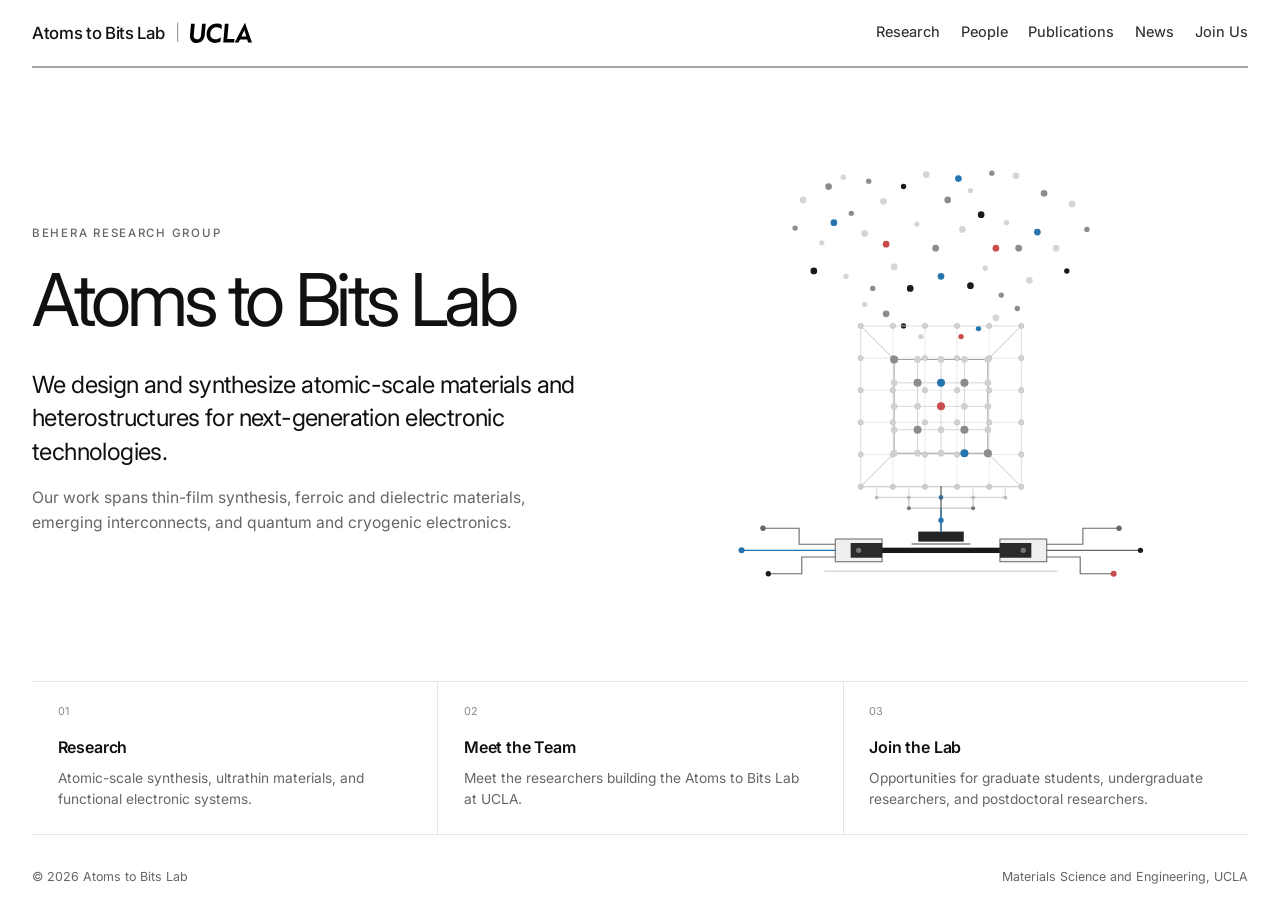
<file: index.html>
<!doctype html>
<html lang="en">
<head>
  <meta charset="utf-8">
  <meta name="viewport" content="width=device-width, initial-scale=1">
  <title>Atoms to Bits Lab | UCLA</title>
  <meta name="description" content="The Behera Research Group at UCLA designs and synthesizes atomic-scale materials and heterostructures for next-generation electronic technologies.">
  <meta property="og:title" content="Atoms to Bits Lab | UCLA">
  <meta property="og:description" content="Atomic-scale materials and heterostructures for next-generation electronic technologies.">
  <meta property="og:type" content="website"><meta property="og:site_name" content="Atoms to Bits Lab | UCLA">
  <link rel="preconnect" href="https://fonts.googleapis.com"><link rel="preconnect" href="https://fonts.gstatic.com" crossorigin>
  <link href="https://fonts.googleapis.com/css2?family=Inter:wght@400;500;600&display=swap" rel="stylesheet"><link rel="stylesheet" href="assets/style.css?v=20261122-12"><link rel="icon" href="assets/favicon.svg" type="image/svg+xml">
</head>
<body>
  <a class="skip-link" href="#main-content">Skip to content</a>
  <div class="site-shell">
    <header class="topbar">
      <a class="brand" href="index.html" aria-label="Atoms to Bits Lab home"><span class="brand-name">Atoms to Bits Lab</span><span class="brand-divider" aria-hidden="true">|</span><img class="ucla-logo" src="assets/logo_UCLA_black.svg" alt="UCLA" width="63" height="21"></a>
      <nav class="nav" aria-label="Primary navigation"><a href="research.html">Research</a><a href="people.html">People</a><a href="publications.html">Publications</a><a href="news.html">News</a><a href="join.html">Join Us</a></nav>
    </header>
    <main id="main-content">
      <section class="hero" aria-labelledby="home-heading">
        <div class="hero-copy"><p class="eyebrow">Behera Research Group</p><h1 id="home-heading">Atoms to Bits Lab</h1><p class="hero-lead">We design and synthesize atomic-scale materials and heterostructures for next-generation electronic technologies.</p><p class="hero-support">Our work spans thin-film synthesis, ferroic and dielectric materials, emerging interconnects, and quantum and cryogenic electronics.</p></div>
        <figure class="hero-visual"><img src="assets/lattice.svg?v=20261108-3" alt="" width="680" height="700"></figure>
      </section>
      <section class="home-links" aria-label="Explore the lab">
        <a class="home-link" href="research.html"><span class="home-link-index" aria-hidden="true">01</span><h2>Research</h2><p>Atomic-scale synthesis, ultrathin materials, and functional electronic systems.</p></a>
        <a class="home-link" href="people.html"><span class="home-link-index" aria-hidden="true">02</span><h2>Meet the Team</h2><p>Meet the researchers building the Atoms to Bits Lab at UCLA.</p></a>
        <a class="home-link" href="join.html"><span class="home-link-index" aria-hidden="true">03</span><h2>Join the Lab</h2><p>Opportunities for graduate students, undergraduate researchers, and postdoctoral researchers.</p></a>
      </section>
    </main>
    <footer class="site-footer"><p>© 2026 Atoms to Bits Lab</p><p>Materials Science and Engineering, UCLA</p></footer>
  </div>
</body>
</html>
</file>
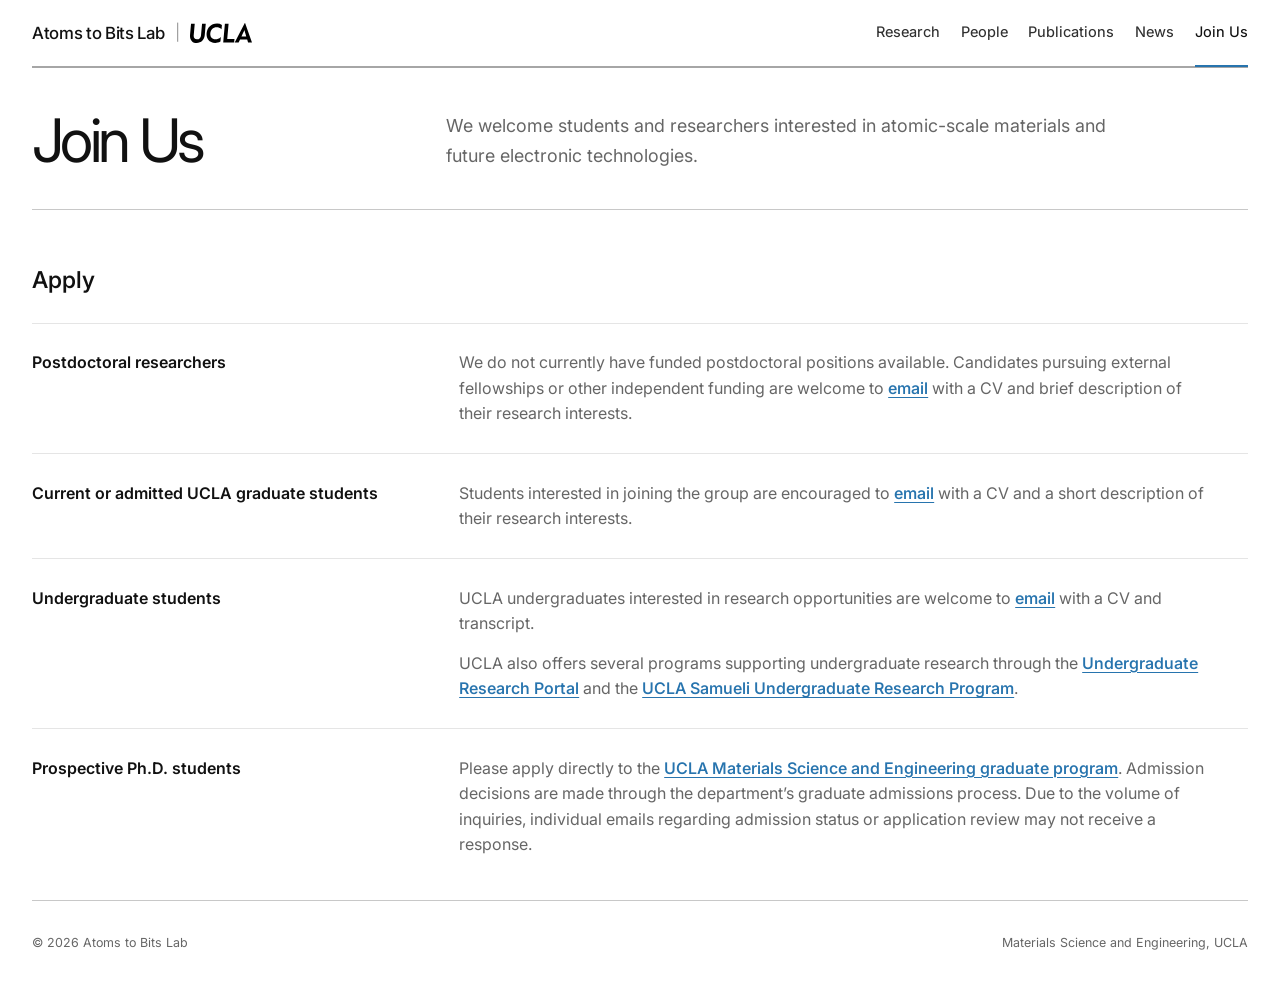
<file: join.html>
<!doctype html>
<html lang="en"><head>
  <meta charset="utf-8"><meta name="viewport" content="width=device-width, initial-scale=1"><title>Join Us | Atoms to Bits Lab</title><meta name="description" content="Opportunities for Ph.D. students, postdoctoral researchers, and undergraduate researchers in the Behera Research Group at UCLA.">
  <meta property="og:title" content="Join Us | Atoms to Bits Lab"><meta property="og:description" content="Research opportunities with the Behera Research Group at UCLA."><meta property="og:type" content="website"><meta property="og:site_name" content="Atoms to Bits Lab | UCLA">
  <link rel="preconnect" href="https://fonts.googleapis.com"><link rel="preconnect" href="https://fonts.gstatic.com" crossorigin><link href="https://fonts.googleapis.com/css2?family=Inter:wght@400;500;600&display=swap" rel="stylesheet"><link rel="stylesheet" href="assets/style.css?v=20261122-12"><link rel="icon" href="assets/favicon.svg" type="image/svg+xml">
</head><body>
  <a class="skip-link" href="#main-content">Skip to content</a><div class="site-shell">
    <header class="topbar"><a class="brand" href="index.html" aria-label="Atoms to Bits Lab home"><span class="brand-name">Atoms to Bits Lab</span><span class="brand-divider" aria-hidden="true">|</span><img class="ucla-logo" src="assets/logo_UCLA_black.svg" alt="UCLA" width="63" height="21"></a><nav class="nav" aria-label="Primary navigation"><a href="research.html">Research</a><a href="people.html">People</a><a href="publications.html">Publications</a><a href="news.html">News</a><a href="join.html" aria-current="page">Join Us</a></nav></header>
    <main id="main-content">
      <header class="page-header"><div><h1>Join Us</h1></div><p class="page-intro">We welcome students and researchers interested in atomic-scale materials and future electronic technologies.</p></header>
      <section class="join-apply" aria-labelledby="apply-heading">
        <h2 id="apply-heading">Apply</h2>
        <article class="join-opportunity"><h3>Postdoctoral researchers</h3><p>We do not currently have funded postdoctoral positions available. Candidates pursuing external fellowships or other independent funding are welcome to <a href="mailto:pbehera@seas.ucla.edu">email</a> with a CV and brief description of their research interests.</p></article>
        <article class="join-opportunity"><h3>Current or admitted UCLA graduate students</h3><p>Students interested in joining the group are encouraged to <a href="mailto:pbehera@seas.ucla.edu">email</a> with a CV and a short description of their research interests.</p></article>
        <article class="join-opportunity"><h3>Undergraduate students</h3><div><p>UCLA undergraduates interested in research opportunities are welcome to <a href="mailto:pbehera@seas.ucla.edu">email</a> with a CV and transcript.</p><p>UCLA also offers several programs supporting undergraduate research through the <a href="https://ugresearch.ucla.edu/">Undergraduate Research Portal</a> and the <a href="https://www.seasoasa.ucla.edu/urp/">UCLA Samueli Undergraduate Research Program</a>.</p></div></article>
        <article class="join-opportunity"><h3>Prospective Ph.D. students</h3><p>Please apply directly to the <a href="https://www.mse.ucla.edu/graduate-admissions/">UCLA Materials Science and Engineering graduate program</a>. Admission decisions are made through the department’s graduate admissions process. Due to the volume of inquiries, individual emails regarding admission status or application review may not receive a response.</p></article>
      </section>
    </main><footer class="site-footer"><p>© 2026 Atoms to Bits Lab</p><p>Materials Science and Engineering, UCLA</p></footer>
  </div>
</body></html>
</file>
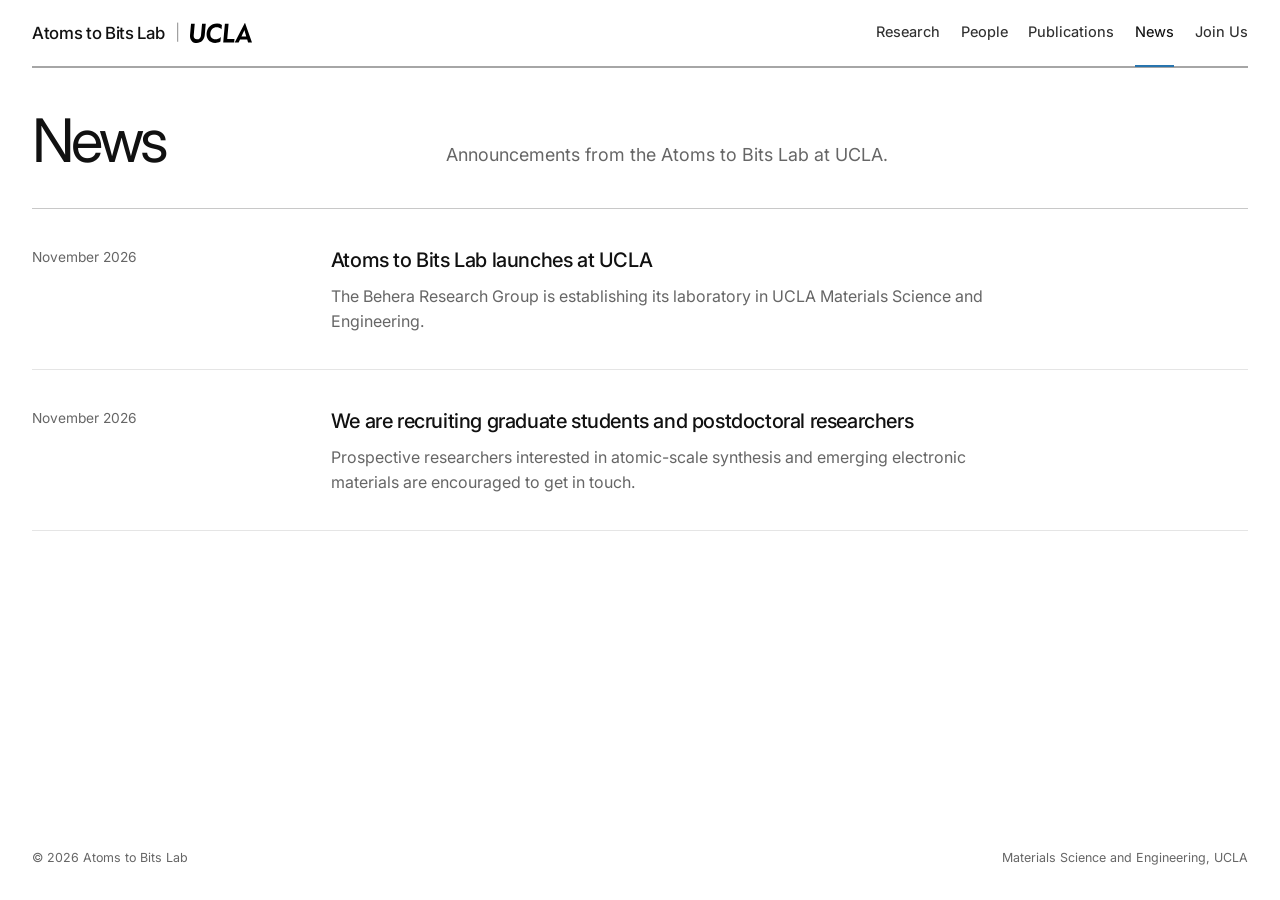
<file: news.html>
<!doctype html>
<html lang="en"><head>
  <meta charset="utf-8"><meta name="viewport" content="width=device-width, initial-scale=1"><title>News | Atoms to Bits Lab</title><meta name="description" content="News and updates from the Behera Research Group at UCLA.">
  <meta property="og:title" content="News | Atoms to Bits Lab"><meta property="og:description" content="Updates from the Behera Research Group at UCLA."><meta property="og:type" content="website"><meta property="og:site_name" content="Atoms to Bits Lab | UCLA">
  <link rel="preconnect" href="https://fonts.googleapis.com"><link rel="preconnect" href="https://fonts.gstatic.com" crossorigin><link href="https://fonts.googleapis.com/css2?family=Inter:wght@400;500;600&display=swap" rel="stylesheet"><link rel="stylesheet" href="assets/style.css?v=20261122-12"><link rel="icon" href="assets/favicon.svg" type="image/svg+xml">
</head><body>
  <a class="skip-link" href="#main-content">Skip to content</a><div class="site-shell">
    <header class="topbar"><a class="brand" href="index.html" aria-label="Atoms to Bits Lab home"><span class="brand-name">Atoms to Bits Lab</span><span class="brand-divider" aria-hidden="true">|</span><img class="ucla-logo" src="assets/logo_UCLA_black.svg" alt="UCLA" width="63" height="21"></a><nav class="nav" aria-label="Primary navigation"><a href="research.html">Research</a><a href="people.html">People</a><a href="publications.html">Publications</a><a href="news.html" aria-current="page">News</a><a href="join.html">Join Us</a></nav></header>
    <main id="main-content"><header class="page-header"><div><h1>News</h1></div><p class="page-intro">Announcements from the Atoms to Bits Lab at UCLA.</p></header><div class="news-root" data-news><p class="loading" role="status">Loading news…</p></div><noscript><p class="data-error">JavaScript is required to display news from its editable data file.</p></noscript></main>
    <footer class="site-footer"><p>© 2026 Atoms to Bits Lab</p><p>Materials Science and Engineering, UCLA</p></footer>
  </div><script src="assets/site.js?v=20261121-6" defer></script>
</body></html>
</file>
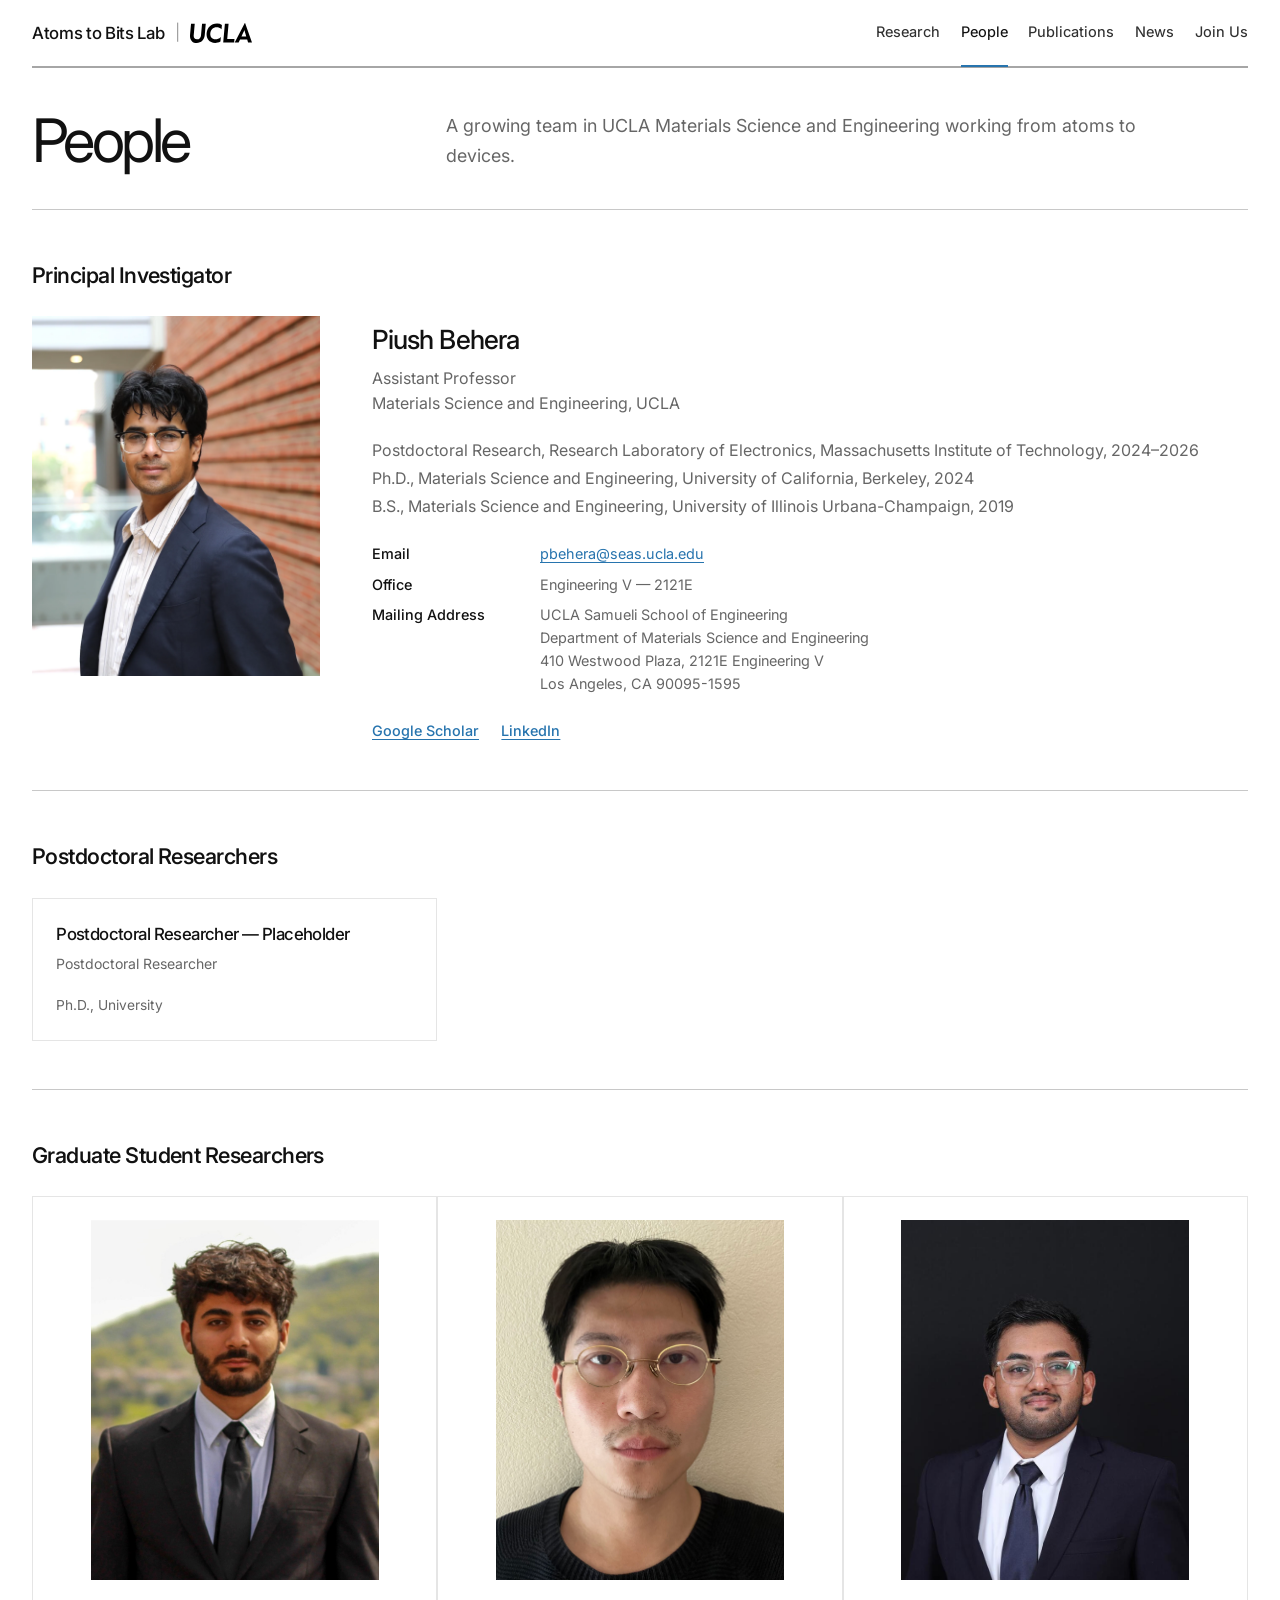
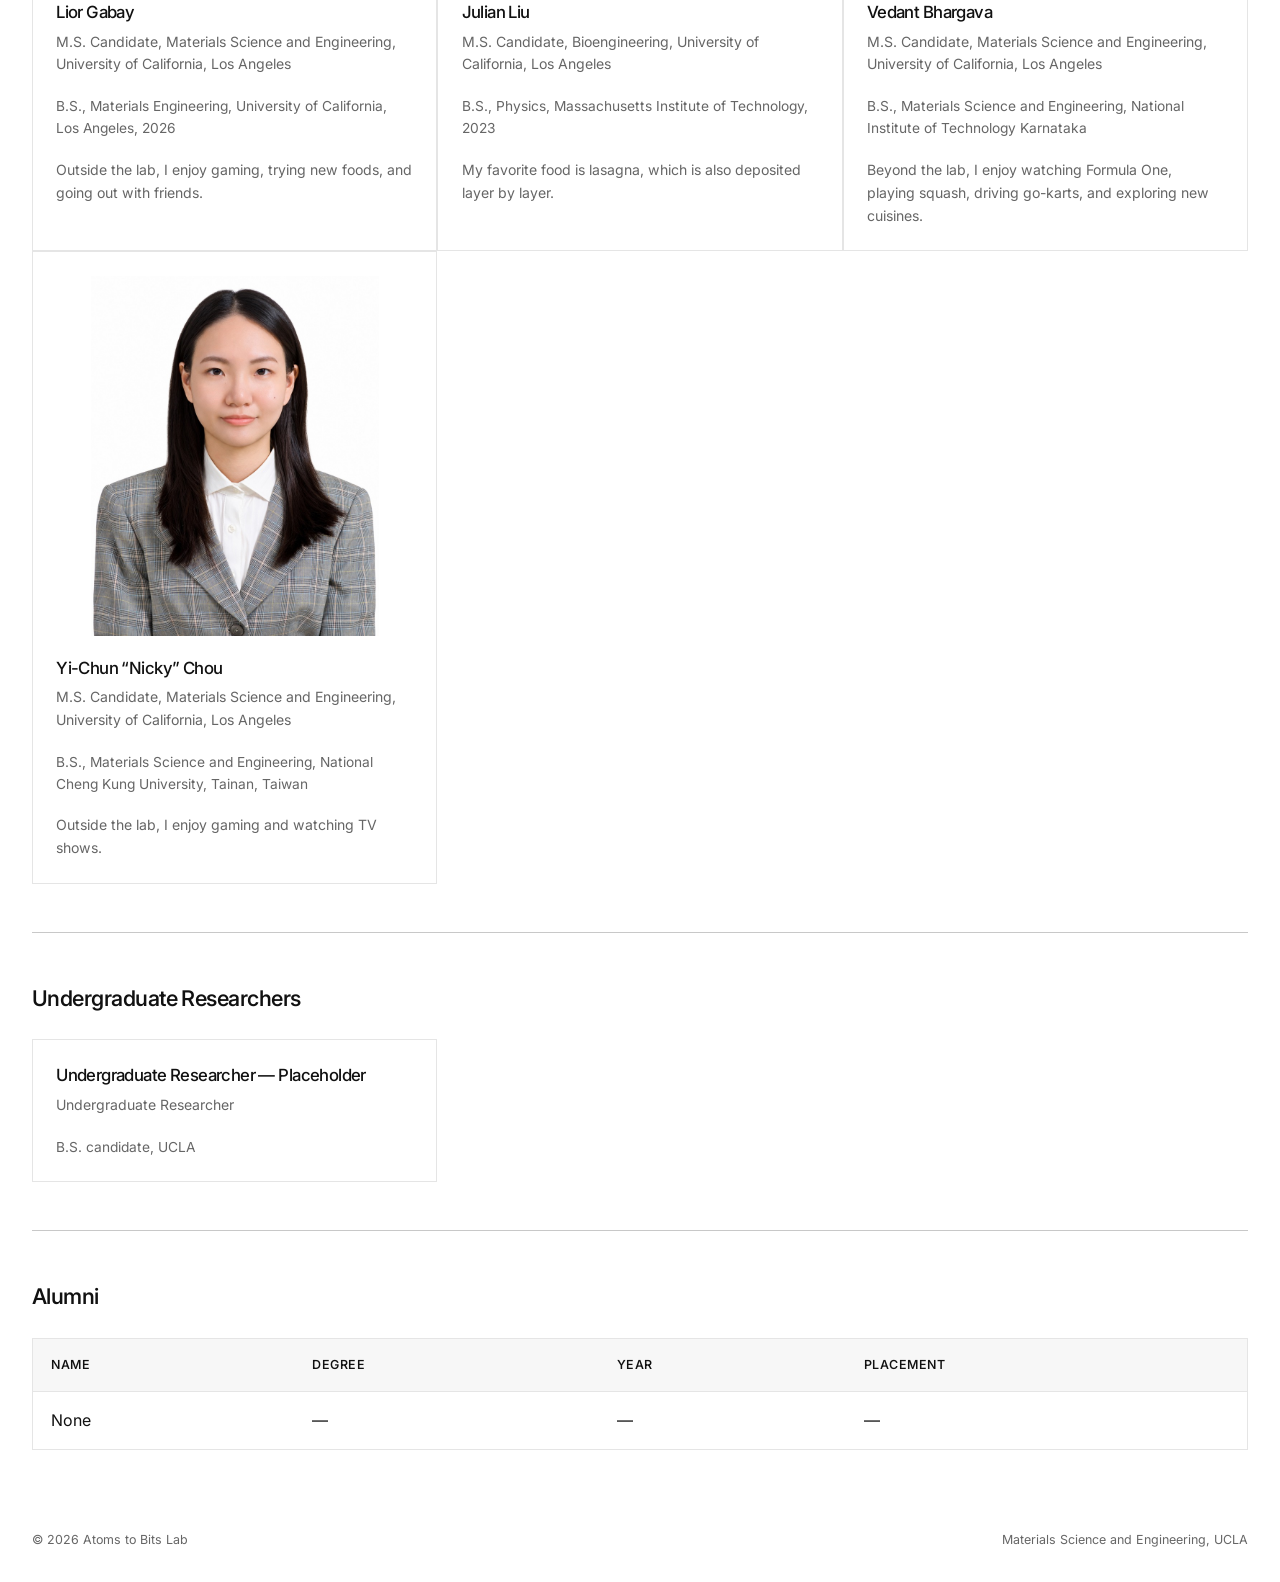
<file: people.html>
<!doctype html>
<html lang="en"><head>
  <meta charset="utf-8"><meta name="viewport" content="width=device-width, initial-scale=1"><title>People | Atoms to Bits Lab</title><meta name="description" content="Meet the principal investigator and researchers of the Behera Research Group at UCLA.">
  <meta property="og:title" content="People | Atoms to Bits Lab"><meta property="og:description" content="The Behera Research Group at UCLA."><meta property="og:type" content="website"><meta property="og:site_name" content="Atoms to Bits Lab | UCLA">
  <link rel="preconnect" href="https://fonts.googleapis.com"><link rel="preconnect" href="https://fonts.gstatic.com" crossorigin><link href="https://fonts.googleapis.com/css2?family=Inter:wght@400;500;600&display=swap" rel="stylesheet"><link rel="stylesheet" href="assets/style.css?v=20261122-12"><link rel="icon" href="assets/favicon.svg" type="image/svg+xml">
</head><body>
  <a class="skip-link" href="#main-content">Skip to content</a><div class="site-shell">
    <header class="topbar"><a class="brand" href="index.html" aria-label="Atoms to Bits Lab home"><span class="brand-name">Atoms to Bits Lab</span><span class="brand-divider" aria-hidden="true">|</span><img class="ucla-logo" src="assets/logo_UCLA_black.svg" alt="UCLA" width="63" height="21"></a><nav class="nav" aria-label="Primary navigation"><a href="research.html">Research</a><a href="people.html" aria-current="page">People</a><a href="publications.html">Publications</a><a href="news.html">News</a><a href="join.html">Join Us</a></nav></header>
    <main id="main-content"><header class="page-header"><div><h1>People</h1></div><p class="page-intro">A growing team in UCLA Materials Science and Engineering working from atoms to devices.</p></header><div class="people-root" data-people><p class="loading" role="status">Loading people…</p></div><noscript><p class="data-error">JavaScript is required to display the people directory from its editable data file.</p></noscript></main>
    <footer class="site-footer"><p>© 2026 Atoms to Bits Lab</p><p>Materials Science and Engineering, UCLA</p></footer>
  </div><script src="assets/site.js?v=20261121-6" defer></script>
</body></html>
</file>
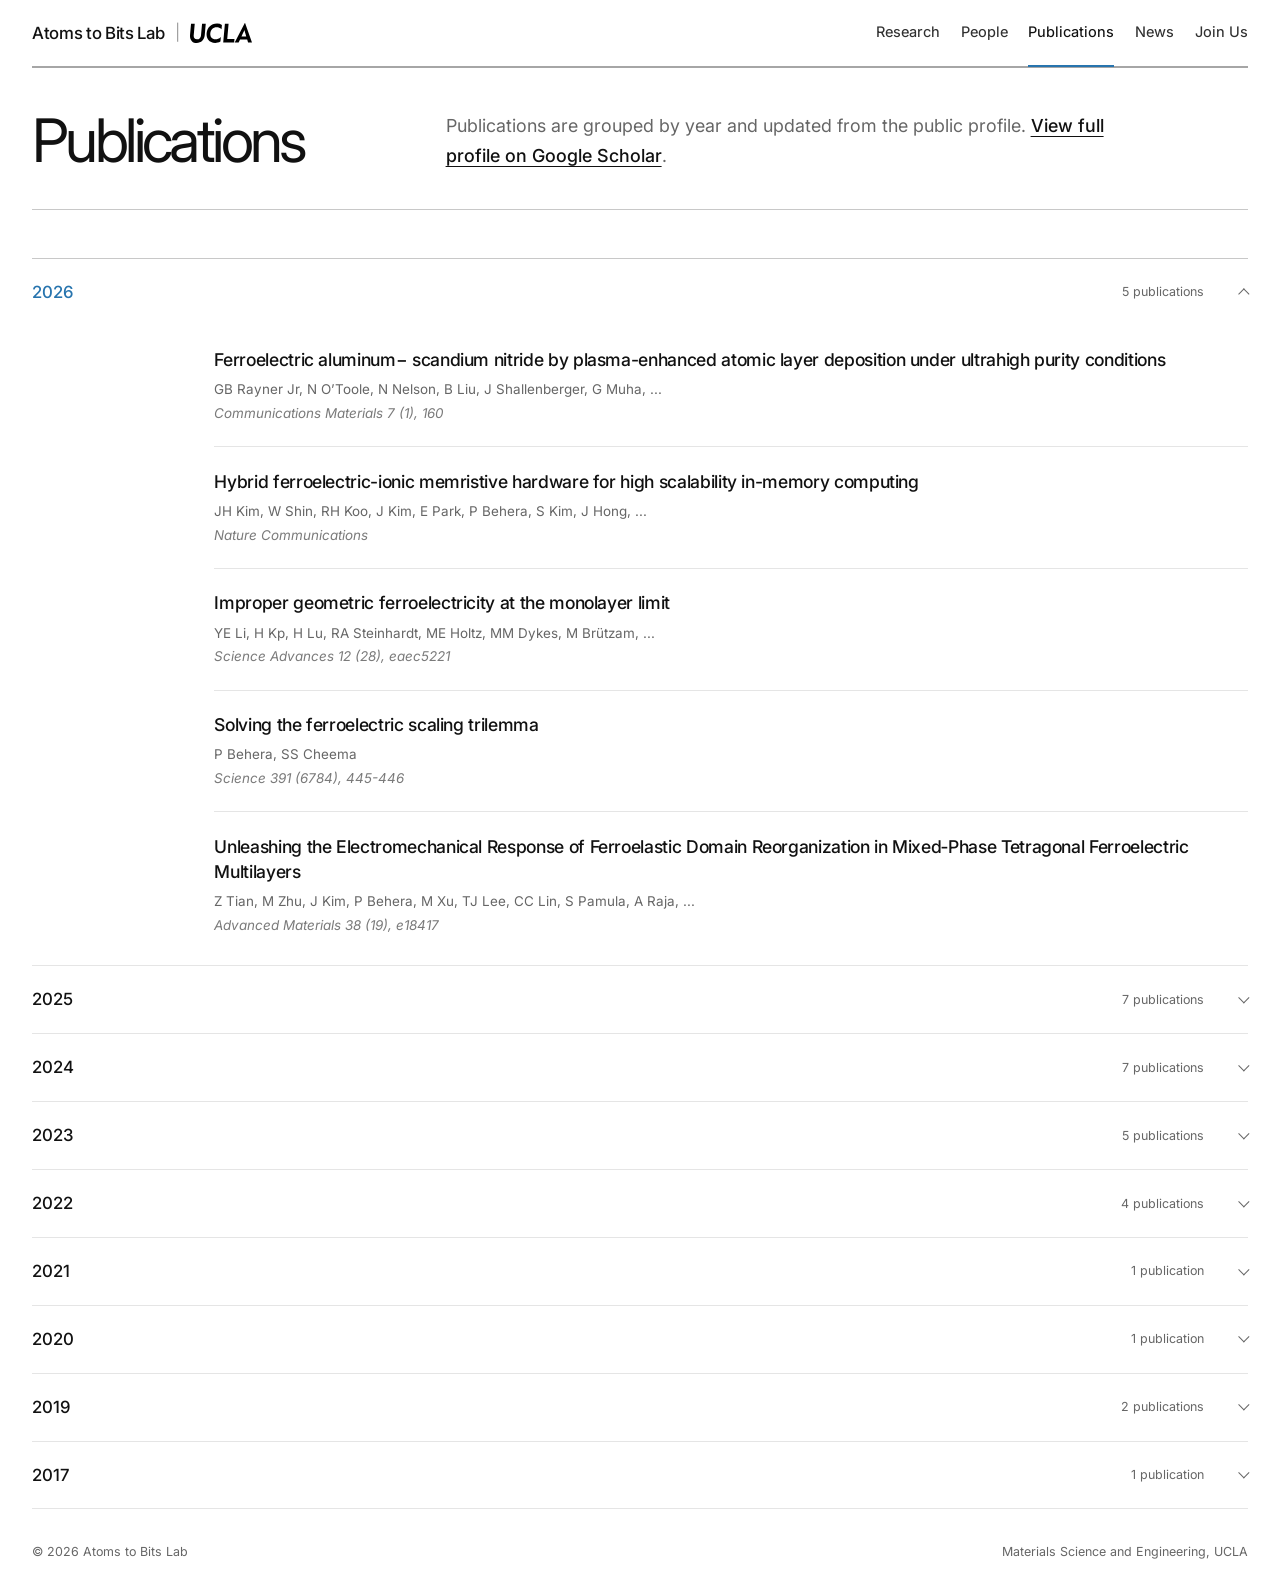
<file: publications.html>
<!doctype html>
<html lang="en"><head>
  <meta charset="utf-8"><meta name="viewport" content="width=device-width, initial-scale=1"><title>Publications | Atoms to Bits Lab</title><meta name="description" content="Publications by Piush Behera and the Behera Research Group, listed from the public Google Scholar profile.">
  <meta property="og:title" content="Publications | Atoms to Bits Lab"><meta property="og:description" content="Research publications from the Behera Research Group."><meta property="og:type" content="website"><meta property="og:site_name" content="Atoms to Bits Lab | UCLA">
  <link rel="preconnect" href="https://fonts.googleapis.com"><link rel="preconnect" href="https://fonts.gstatic.com" crossorigin><link href="https://fonts.googleapis.com/css2?family=Inter:wght@400;500;600&display=swap" rel="stylesheet"><link rel="stylesheet" href="assets/style.css?v=20261122-12"><link rel="icon" href="assets/favicon.svg" type="image/svg+xml">
</head><body>
  <a class="skip-link" href="#main-content">Skip to content</a><div class="site-shell">
    <header class="topbar"><a class="brand" href="index.html" aria-label="Atoms to Bits Lab home"><span class="brand-name">Atoms to Bits Lab</span><span class="brand-divider" aria-hidden="true">|</span><img class="ucla-logo" src="assets/logo_UCLA_black.svg" alt="UCLA" width="63" height="21"></a><nav class="nav" aria-label="Primary navigation"><a href="research.html">Research</a><a href="people.html">People</a><a href="publications.html" aria-current="page">Publications</a><a href="news.html">News</a><a href="join.html">Join Us</a></nav></header>
    <main id="main-content"><header class="page-header"><div><h1>Publications</h1></div><p class="page-intro">Publications are grouped by year and updated from the public profile. <a href="https://scholar.google.com/citations?user=DFvG3aQAAAAJ&hl=en&oi=ao" target="_blank" rel="noopener noreferrer">View full profile on Google Scholar</a>.</p></header><div class="publications-root" data-publications><p class="loading" role="status">Loading publications…</p></div><noscript><p class="data-error">JavaScript is required to display the publication list from its editable data file.</p></noscript></main>
    <footer class="site-footer"><p>© 2026 Atoms to Bits Lab</p><p>Materials Science and Engineering, UCLA</p></footer>
  </div><script src="assets/site.js?v=20261121-6" defer></script>
</body></html>
</file>
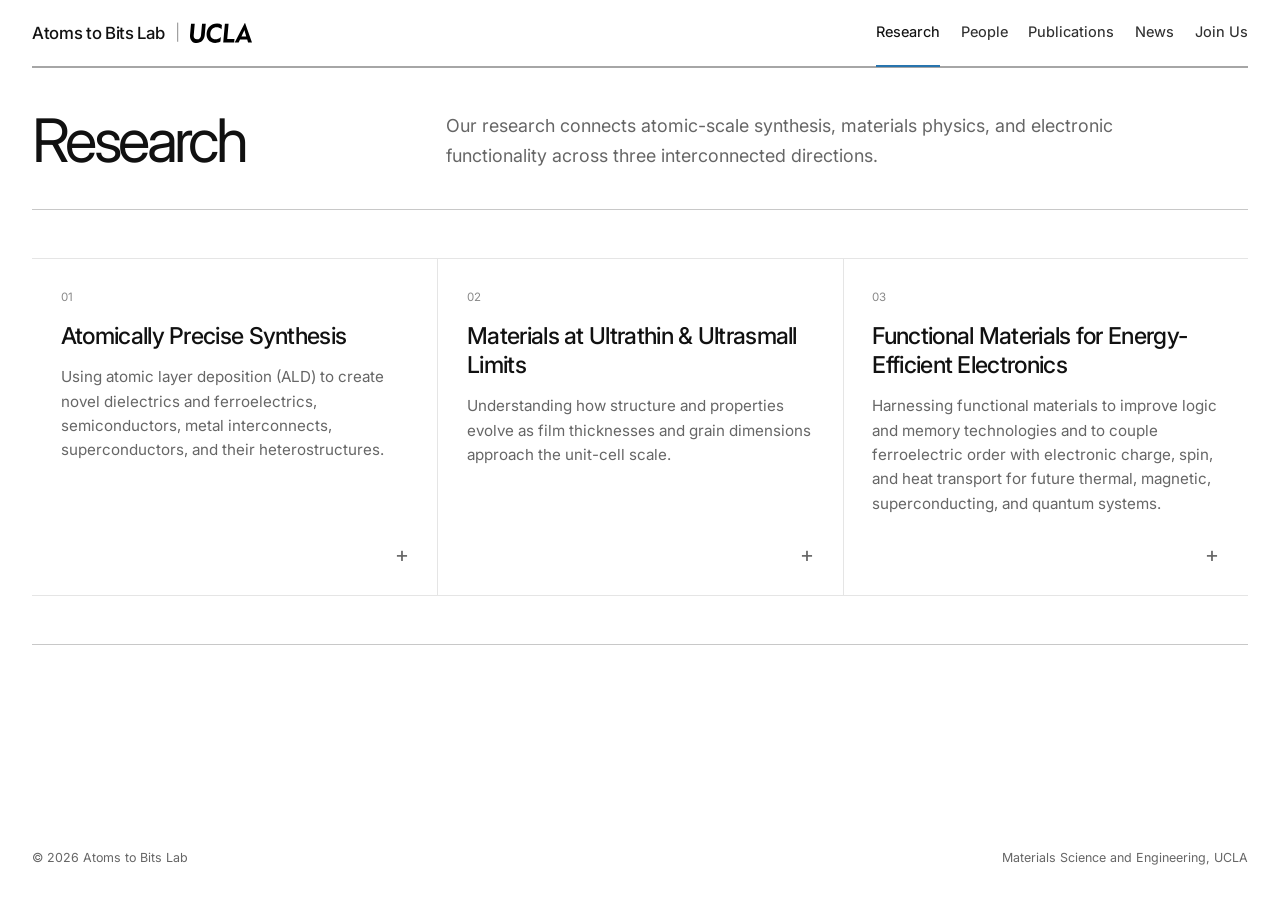
<file: research.html>
<!doctype html>
<html lang="en"><head>
  <meta charset="utf-8"><meta name="viewport" content="width=device-width, initial-scale=1">
  <title>Research | Atoms to Bits Lab</title><meta name="description" content="Three interconnected research thrusts spanning atomic-scale synthesis, materials physics, and electronic functionality.">
  <meta property="og:title" content="Research | Atoms to Bits Lab"><meta property="og:description" content="Atomic-scale synthesis, materials at dimensional limits, and functional materials for energy-efficient electronics."><meta property="og:type" content="website"><meta property="og:site_name" content="Atoms to Bits Lab | UCLA">
  <link rel="preconnect" href="https://fonts.googleapis.com"><link rel="preconnect" href="https://fonts.gstatic.com" crossorigin><link href="https://fonts.googleapis.com/css2?family=Inter:wght@400;500;600&display=swap" rel="stylesheet"><link rel="stylesheet" href="assets/style.css?v=20261122-12"><link rel="icon" href="assets/favicon.svg" type="image/svg+xml">
</head><body>
  <a class="skip-link" href="#main-content">Skip to content</a><div class="site-shell">
    <header class="topbar"><a class="brand" href="index.html" aria-label="Atoms to Bits Lab home"><span class="brand-name">Atoms to Bits Lab</span><span class="brand-divider" aria-hidden="true">|</span><img class="ucla-logo" src="assets/logo_UCLA_black.svg" alt="UCLA" width="63" height="21"></a><nav class="nav" aria-label="Primary navigation"><a href="research.html" aria-current="page">Research</a><a href="people.html">People</a><a href="publications.html">Publications</a><a href="news.html">News</a><a href="join.html">Join Us</a></nav></header>
    <main id="main-content">
      <header class="page-header"><div><h1>Research</h1></div><p class="page-intro">Our research connects atomic-scale synthesis, materials physics, and electronic functionality across three interconnected directions.</p></header>
      <section class="content-section research-section" aria-label="Research thrusts">
        <div class="research-overview" data-research-overview>
          <article class="research-thrust">
            <h2><button class="research-thrust-button" type="button" aria-expanded="false" aria-controls="research-detail-1" id="research-toggle-1" data-research-target="research-detail-1"><span class="research-thrust-index">01</span><span class="research-thrust-title">Atomically Precise Synthesis</span><span class="research-thrust-description">Using atomic layer deposition (ALD) to create novel dielectrics and ferroelectrics, semiconductors, metal interconnects, superconductors, and their heterostructures.</span><span class="research-thrust-indicator" aria-hidden="true">+</span></button></h2>
          </article>
          <article class="research-thrust">
            <h2><button class="research-thrust-button" type="button" aria-expanded="false" aria-controls="research-detail-2" id="research-toggle-2" data-research-target="research-detail-2"><span class="research-thrust-index">02</span><span class="research-thrust-title">Materials at Ultrathin &amp; Ultrasmall Limits</span><span class="research-thrust-description">Understanding how structure and properties evolve as film thicknesses and grain dimensions approach the unit-cell scale.</span><span class="research-thrust-indicator" aria-hidden="true">+</span></button></h2>
          </article>
          <article class="research-thrust">
            <h2><button class="research-thrust-button" type="button" aria-expanded="false" aria-controls="research-detail-3" id="research-toggle-3" data-research-target="research-detail-3"><span class="research-thrust-index">03</span><span class="research-thrust-title">Functional Materials for Energy-Efficient Electronics</span><span class="research-thrust-description">Harnessing functional materials to improve logic and memory technologies and to couple ferroelectric order with electronic charge, spin, and heat transport for future thermal, magnetic, superconducting, and quantum systems.</span><span class="research-thrust-indicator" aria-hidden="true">+</span></button></h2>
          </article>
        </div>

        <div class="research-details" aria-live="polite">
          <section class="research-expanded" id="research-detail-1" aria-labelledby="research-toggle-1" hidden>
            <div class="research-expanded-media"><div class="research-media-pending" role="img" aria-label="Schematic of atomic layer deposition and conformal thin-film growth."><span>ALD schematic to be supplied</span></div></div>
            <div class="research-expanded-copy"><h2>Atomically Precise Synthesis</h2><p class="research-expanded-intro">We develop atomic-scale synthesis strategies for functional electronic materials and heterostructures, with a particular emphasis on atomic layer deposition and semiconductor-compatible processing.</p><div class="research-subtopics"><section class="research-subtopic"><h3>Atomic Layer Deposition</h3><p>TBD</p></section><section class="research-subtopic"><h3>Heterostructures &amp; Interfaces</h3><p>TBD</p></section><section class="research-subtopic"><h3>Conformal Growth in 3D Architectures</h3><p>TBD</p></section></div></div>
          </section>

          <section class="research-expanded" id="research-detail-2" aria-labelledby="research-toggle-2" hidden>
            <figure class="research-expanded-media"><img src="assets/research/thrust-2-zro2-film.png?v=20261108-1" alt="Atomic-resolution electron microscopy of an ultrathin ZrO2 film showing ferroelectric, antiferroelectric, and dielectric phases." width="2048" height="945" loading="lazy"></figure>
            <div class="research-expanded-copy"><h2>Materials at Ultrathin &amp; Ultrasmall Limits</h2><p class="research-expanded-intro">We study how structural, electronic, and ferroic properties evolve as materials are reduced toward their fundamental dimensional limits.</p><div class="research-subtopics"><section class="research-subtopic"><h3>Dimensional Scaling &amp; Phase Stability</h3><p>TBD</p></section><section class="research-subtopic"><h3>Interfaces, Grain Size &amp; Confinement</h3><p>TBD</p></section><section class="research-subtopic"><h3>Emergent Properties at the Unit-Cell Limit</h3><p>TBD</p></section></div></div>
          </section>

          <section class="research-expanded" id="research-detail-3" aria-labelledby="research-toggle-3" hidden>
            <figure class="research-expanded-media"><img src="assets/research/thrust-3-transistor.png" alt="Electron microscopy image of a nanoscale silicon transistor." width="1800" height="1800" loading="lazy"></figure>
            <div class="research-expanded-copy"><h2>Functional Materials for Energy-Efficient Electronics</h2><p class="research-expanded-intro">We translate functional materials into new electronic capabilities by coupling ferroelectric order with charge, spin, and heat transport. These interactions can enable new approaches to energy-efficient logic and memory, multifunctional electronics, and integration with thermal, magnetic, superconducting, and quantum technologies.</p><div class="research-subtopics"><section class="research-subtopic"><h3>Energy-Efficient Logic &amp; Memory</h3><p>TBD</p></section><section class="research-subtopic"><h3>Multifunctional Electronics</h3><p>TBD</p></section><section class="research-subtopic"><h3>Beyond-CMOS &amp; Quantum Integration</h3><p>TBD</p></section></div></div>
          </section>
        </div>
      </section>
    </main><footer class="site-footer"><p>© 2026 Atoms to Bits Lab</p><p>Materials Science and Engineering, UCLA</p></footer>
  </div><script src="assets/site.js?v=20261121-6" defer></script>
</body></html>
</file>
<file: assets/style.css>
:root {
  --background: #ffffff;
  --text: #111111;
  --muted: #666666;
  --faint: #8a8a8a;
  --line-light: #e5e5e5;
  --line-medium: #c8c8c8;
  --line-strong: #a6a6a6;
  --surface: #f7f7f7;
  --blue: #2774ae;
  --red: #c94c4c;
  --max-width: 1280px;
}

* {
  box-sizing: border-box;
}

html {
  min-width: 320px;
}

body {
  margin: 0;
  background: var(--background);
  color: var(--text);
  font-family: "Inter", Arial, sans-serif;
  font-size: 1rem;
  line-height: 1.6;
  -webkit-font-smoothing: antialiased;
}

img,
svg {
  display: block;
  max-width: 100%;
}

a {
  color: inherit;
  text-decoration-thickness: 1px;
  text-underline-offset: 0.2em;
}

a:hover {
  color: var(--blue);
}

:focus-visible {
  outline: 3px solid var(--blue);
  outline-offset: 4px;
}

.skip-link {
  position: fixed;
  top: 0.75rem;
  left: 0.75rem;
  z-index: 20;
  padding: 0.65rem 0.9rem;
  background: var(--text);
  color: #ffffff;
  transform: translateY(-160%);
}

.skip-link:focus {
  color: #ffffff;
  transform: translateY(0);
}

.site-shell {
  width: min(calc(100% - 4rem), var(--max-width));
  margin: 0 auto;
}

.topbar {
  min-height: 4.25rem;
  display: flex;
  align-items: center;
  justify-content: space-between;
  gap: 2.5rem;
  border-bottom: 2px solid var(--line-strong);
}

.brand {
  display: inline-flex;
  align-items: center;
  gap: 0.65rem;
  flex: 0 0 auto;
  text-decoration: none;
  white-space: nowrap;
}

.brand:hover {
  color: var(--text);
}

.brand-name {
  font-size: 1.05rem;
  font-weight: 500;
  letter-spacing: -0.02em;
}

.brand-divider {
  color: #a0a0a0;
}

.ucla-logo {
  width: 3.9rem;
  height: auto;
}

.nav {
  display: flex;
  align-items: center;
  justify-content: flex-end;
  gap: 1.3rem;
  font-size: 0.91rem;
  white-space: nowrap;
}

.nav a {
  position: relative;
  padding: 1.3rem 0;
  color: #303030;
  font-weight: 450;
  text-decoration: none;
}

.nav a::after {
  position: absolute;
  right: 0;
  bottom: -2px;
  left: 0;
  height: 2px;
  background: var(--blue);
  content: "";
  opacity: 0;
}

.nav a:hover,
.nav a[aria-current="page"] {
  color: var(--text);
}

.nav a[aria-current="page"]::after {
  opacity: 1;
}

main {
  min-height: calc(100vh - 9.5rem);
}

.hero {
  display: grid;
  grid-template-columns: minmax(0, 0.95fr) minmax(25rem, 1.05fr);
  gap: 3rem;
  align-items: center;
  padding: 3.8rem 0 3.2rem;
}

.hero-copy {
  max-width: 40rem;
}

.eyebrow {
  margin: 0 0 1.4rem;
  color: var(--muted);
  font-size: 0.72rem;
  font-weight: 500;
  letter-spacing: 0.15em;
  text-transform: uppercase;
}

h1,
h2,
h3,
p {
  margin-top: 0;
}

h1 {
  margin-bottom: 0;
  font-size: 4.55rem;
  font-weight: 400;
  letter-spacing: -0.06em;
  line-height: 0.98;
}

.hero-lead {
  max-width: 39rem;
  margin: 2rem 0 0;
  font-size: 1.48rem;
  letter-spacing: -0.025em;
  line-height: 1.42;
}

.hero-support {
  max-width: 36rem;
  margin: 1.05rem 0 0;
  color: var(--muted);
  font-size: 0.98rem;
}

.hero-visual {
  min-width: 0;
  display: grid;
  place-items: center;
}

.hero-visual img {
  width: min(100%, 28.5rem);
  height: auto;
  object-fit: contain;
}

.home-links {
  display: grid;
  grid-template-columns: repeat(3, minmax(0, 1fr));
  border-top: 1px solid var(--line-light);
  border-bottom: 1px solid var(--line-light);
}

.home-link {
  min-width: 0;
  padding: 1.3rem 1.6rem 1.45rem;
  text-decoration: none;
}

.home-link + .home-link {
  border-left: 1px solid var(--line-light);
}

.home-link:hover {
  color: var(--text);
  background: var(--surface);
}

.home-link-index {
  display: block;
  margin-bottom: 0.9rem;
  color: var(--faint);
  font-size: 0.68rem;
}

.home-link h2 {
  margin-bottom: 0.45rem;
  font-size: 1rem;
  font-weight: 600;
  letter-spacing: -0.01em;
}

.home-link p {
  max-width: 21rem;
  margin-bottom: 0;
  color: var(--muted);
  font-size: 0.86rem;
  line-height: 1.55;
}

.page-header {
  display: grid;
  grid-template-columns: minmax(11rem, 0.32fr) minmax(0, 0.68fr);
  gap: 2.25rem;
  padding: 2.7rem 0 2.4rem;
  border-bottom: 1.5px solid var(--line-medium);
}

.page-header h1 {
  font-size: 3.75rem;
}

.page-intro {
  max-width: 44rem;
  margin: 0;
  align-self: end;
  color: var(--muted);
  font-size: 1.12rem;
  line-height: 1.65;
}

.page-intro a {
  color: var(--text);
  font-weight: 500;
}

.content-section {
  padding: 3rem 0;
  border-bottom: 1.5px solid var(--line-medium);
}

.section-heading {
  margin-bottom: 1.5rem;
  font-size: 1.35rem;
  font-weight: 550;
  letter-spacing: -0.025em;
}

.research-overview {
  display: grid;
  grid-template-columns: repeat(3, minmax(0, 1fr));
  border-top: 1px solid var(--line-light);
  border-bottom: 1px solid var(--line-light);
}

.research-thrust {
  min-width: 0;
}

.research-thrust + .research-thrust {
  border-left: 1px solid var(--line-light);
}

.research-thrust h2 {
  height: 100%;
  margin: 0;
  font: inherit;
}

.research-thrust-button {
  position: relative;
  width: 100%;
  min-height: 21rem;
  display: flex;
  align-items: flex-start;
  flex-direction: column;
  padding: 1.8rem;
  border: 0;
  background: transparent;
  color: var(--text);
  cursor: pointer;
  font: inherit;
  text-align: left;
}

.research-thrust-button::after {
  position: absolute;
  right: 1.8rem;
  bottom: -1px;
  left: 1.8rem;
  height: 2px;
  background: var(--blue);
  content: "";
  opacity: 0;
}

.research-thrust-button:hover {
  background: var(--surface);
}

.research-thrust-button:focus-visible {
  z-index: 1;
}

.research-thrust-button[aria-expanded="true"]::after {
  opacity: 1;
}

.research-thrust-index {
  display: block;
  margin-bottom: 1rem;
  color: var(--faint);
  font-size: 0.72rem;
}

.research-thrust-button[aria-expanded="true"] .research-thrust-index,
.research-thrust-button[aria-expanded="true"] .research-thrust-indicator {
  color: var(--blue);
}

.research-thrust-title {
  display: block;
  max-width: 24rem;
  font-size: 1.45rem;
  font-weight: 500;
  letter-spacing: -0.03em;
  line-height: 1.25;
}

.research-thrust-description {
  display: block;
  max-width: 31rem;
  margin-top: 0.9rem;
  color: var(--muted);
  font-size: 0.95rem;
  line-height: 1.6;
}

.research-thrust-indicator {
  margin-top: auto;
  align-self: flex-end;
  color: var(--muted);
  font-size: 1.35rem;
  font-weight: 400;
  line-height: 1;
}

.research-expanded {
  display: grid;
  grid-template-columns: minmax(0, 0.45fr) minmax(0, 0.55fr);
  gap: clamp(2rem, 4vw, 4rem);
  align-items: start;
  padding: 3.25rem 0 1.5rem;
  border-top: 1.5px solid var(--line-medium);
}

.research-expanded[hidden] {
  display: none;
}

.research-expanded-copy h2 {
  max-width: 44rem;
  margin-bottom: 1rem;
  font-size: 2rem;
  font-weight: 500;
  letter-spacing: -0.04em;
  line-height: 1.2;
}

.research-expanded-intro {
  max-width: 52rem;
  margin-bottom: 0;
  color: var(--muted);
  font-size: 1.05rem;
}

.research-expanded-media {
  min-width: 0;
  margin: 0;
  border: 1px solid var(--line-light);
  background: #ffffff;
}

.research-expanded-media img {
  width: 100%;
  height: auto;
  object-fit: contain;
}

.research-media-pending {
  aspect-ratio: 4 / 3;
  display: flex;
  align-items: flex-end;
  padding: 1.25rem;
  background: var(--surface);
  color: var(--muted);
  font-size: 0.78rem;
}

.research-subtopics {
  margin-top: 2.25rem;
  border-top: 1px solid var(--line-light);
}

.research-subtopic {
  padding: 1.25rem 0;
  border-bottom: 1px solid var(--line-light);
}

.research-subtopic h3 {
  margin-bottom: 0.65rem;
  font-size: 1.08rem;
  font-weight: 500;
  letter-spacing: -0.02em;
  line-height: 1.35;
}

.research-subtopic p {
  margin-bottom: 0;
  color: var(--muted);
  font-size: 0.92rem;
}

.people-root,
.publications-root,
.news-root {
  min-height: 12rem;
}

.loading,
.data-error,
.empty-state {
  margin: 0;
  padding: 2rem;
  background: var(--surface);
  color: var(--muted);
}

.person-section {
  padding: 3rem 0;
  border-bottom: 1.5px solid var(--line-medium);
}

.person-section:last-child {
  border-bottom: 0;
}

.pi-layout {
  display: grid;
  grid-template-columns: minmax(13rem, 18rem) minmax(0, 1fr);
  gap: 3.25rem;
}

.pi-layout.no-image {
  grid-template-columns: minmax(0, 42rem);
}

.person-image-frame {
  position: relative;
  margin: 0;
  aspect-ratio: 4 / 5;
  overflow: hidden;
}

.portrait-image {
  position: absolute;
  inset: 0;
  display: block;
  width: 100%;
  height: 100%;
  object-fit: cover;
  object-position: center;
  background: var(--surface);
}

.person-details {
  padding-top: 0.1rem;
}

.person-name {
  margin-bottom: 0.35rem;
  font-size: 1.65rem;
  font-weight: 500;
  letter-spacing: -0.035em;
}

.person-role,
.person-affiliation {
  margin: 0;
  color: var(--muted);
}

.education-list {
  margin: 1.35rem 0 0;
  padding: 0;
  color: var(--muted);
  list-style: none;
}

.education-list li + li {
  margin-top: 0.15rem;
}

.pi-meta {
  display: grid;
  grid-template-columns: 9.5rem minmax(0, 1fr);
  gap: 0.45rem 1rem;
  margin: 1.4rem 0 0;
  font-size: 0.9rem;
}

.pi-meta dt {
  font-weight: 500;
}

.pi-meta dd {
  margin: 0;
  color: var(--muted);
}

.pi-meta a {
  color: var(--blue);
}

.mailing-address {
  max-width: 30rem;
  font-style: normal;
  overflow-wrap: anywhere;
}

.person-links {
  display: flex;
  flex-wrap: wrap;
  gap: 0.7rem 1.4rem;
  margin-top: 1.5rem;
}

.person-links a {
  color: var(--blue);
  font-size: 0.9rem;
  font-weight: 500;
}

.people-grid {
  display: grid;
  grid-template-columns: repeat(3, minmax(0, 1fr));
  gap: 0;
}

.person-card {
  min-height: 8rem;
  padding: 1.45rem;
  border: 1px solid var(--line-light);
  background: var(--background);
}

.person-card-image {
  display: block;
  width: min(100%, 18rem);
  aspect-ratio: 4 / 5;
  margin: 0 auto 1.25rem;
  object-fit: cover;
  object-position: center top;
}

.person-card .person-name {
  margin-bottom: 0.4rem;
  font-size: 1.05rem;
  line-height: 1.45;
}

.person-card .person-role {
  font-size: 0.88rem;
}

.person-card .education-list {
  margin-top: 1.2rem;
  font-size: 0.86rem;
}

.person-bio {
  margin: 1.15rem 0 0;
  color: var(--muted);
  font-size: 0.88rem;
  line-height: 1.65;
}

.table-wrap {
  overflow-x: auto;
  border: 1px solid var(--line-light);
}

table {
  width: 100%;
  min-width: 42rem;
  border-collapse: collapse;
  text-align: left;
}

th,
td {
  padding: 1rem 1.15rem;
  border-bottom: 1px solid var(--line-light);
  vertical-align: top;
}

th {
  background: var(--surface);
  font-size: 0.78rem;
  font-weight: 550;
  letter-spacing: 0.04em;
  text-transform: uppercase;
}

tbody tr:last-child td {
  border-bottom: 0;
}

.year-group {
  border-bottom: 1px solid var(--line-light);
}

.year-group:first-child {
  border-top: 1.5px solid var(--line-medium);
  margin-top: 3rem;
}

.year-summary {
  display: grid;
  grid-template-columns: minmax(0, 1fr) auto 1.25rem;
  gap: 1.5rem;
  align-items: center;
  padding: 1.25rem 0;
  cursor: pointer;
  list-style: none;
}

.year-summary::-webkit-details-marker {
  display: none;
}

.year-summary::after {
  width: 0.42rem;
  height: 0.42rem;
  justify-self: end;
  border-right: 1.5px solid var(--muted);
  border-bottom: 1.5px solid var(--muted);
  content: "";
  transform: rotate(45deg) translate(-0.1rem, -0.1rem);
}

.year-group[open] > .year-summary::after {
  transform: rotate(225deg) translate(-0.1rem, -0.1rem);
}

.year-label {
  color: var(--text);
  font-size: 1.05rem;
  font-weight: 500;
}

.year-group[open] .year-label {
  color: var(--blue);
}

.year-count {
  color: var(--muted);
  font-size: 0.78rem;
}

.publication-list {
  width: 85%;
  margin: 0 0 0 15%;
  padding: 0;
  list-style: none;
}

.publication-item {
  padding: 1.35rem 0;
}

.publication-item + .publication-item {
  border-top: 1px solid var(--line-light);
}

.publication-item:last-child {
  padding-bottom: 1.8rem;
}

.publication-title {
  margin-bottom: 0.42rem;
  font-size: 1.1rem;
  font-weight: 500;
  letter-spacing: -0.02em;
  line-height: 1.45;
}

.publication-title a {
  text-decoration: none;
}

.publication-title a:hover {
  text-decoration: underline;
}

.publication-authors,
.publication-venue {
  margin: 0;
  color: var(--muted);
  font-size: 0.84rem;
}

.publication-venue {
  margin-top: 0.14rem;
  color: #7a7a7a;
  font-style: italic;
}

.news-list {
  margin: 0;
  padding: 0;
  list-style: none;
}

.news-item {
  display: grid;
  grid-template-columns: minmax(11rem, 0.22fr) minmax(0, 0.78fr);
  gap: 2.5rem;
  padding: 2.15rem 0;
  border-bottom: 1px solid var(--line-light);
}

.news-date {
  padding-top: 0.15rem;
  color: var(--muted);
  font-size: 0.86rem;
}

.news-item h2 {
  margin-bottom: 0.5rem;
  font-size: 1.25rem;
  font-weight: 500;
  letter-spacing: -0.02em;
}

.news-item h2 a {
  text-decoration: none;
}

.news-item p {
  max-width: 42rem;
  margin-bottom: 0;
  color: var(--muted);
}

.join-apply {
  padding: 3.25rem 0 1rem;
  border-bottom: 1.5px solid var(--line-medium);
}

.join-apply > h2 {
  margin-bottom: 1.5rem;
  font-size: 1.45rem;
  font-weight: 550;
}

.join-opportunity {
  display: grid;
  grid-template-columns: minmax(13rem, 0.32fr) minmax(0, 0.68fr);
  gap: 3.5rem;
  padding: 1.65rem 0;
  border-top: 1px solid var(--line-light);
}

.join-opportunity h3 {
  margin-bottom: 0;
  font-size: 1rem;
  font-weight: 600;
  line-height: 1.5;
}

.join-opportunity p {
  max-width: 47rem;
  margin-bottom: 0;
  color: var(--muted);
}

.join-opportunity p + p {
  margin-top: 0.85rem;
}

.join-opportunity a {
  color: var(--blue);
  font-weight: 550;
}

.site-footer {
  display: flex;
  align-items: center;
  justify-content: space-between;
  gap: 2rem;
  min-height: 5.25rem;
  color: var(--muted);
  font-size: 0.78rem;
}

.site-footer p {
  margin: 0;
}

.site-footer a {
  text-decoration: none;
}

@media (max-width: 1040px) {
  .site-shell {
    width: min(calc(100% - 2.75rem), var(--max-width));
  }

  .topbar {
    gap: 1.5rem;
  }

  .nav {
    gap: 1.15rem;
  }

  .hero {
    grid-template-columns: minmax(0, 1fr) minmax(21rem, 0.95fr);
    gap: 2.5rem;
  }

  h1 {
    font-size: 3.85rem;
  }

  .hero-lead {
    font-size: 1.28rem;
  }

  .page-header h1 {
    font-size: 3.3rem;
  }

}

@media (max-width: 800px) {
  .topbar {
    align-items: flex-start;
    flex-direction: column;
    padding: 1.2rem 0 1rem;
    gap: 0.55rem;
  }

  .nav {
    width: 100%;
    justify-content: flex-start;
    flex-wrap: wrap;
    gap: 0 1.25rem;
  }

  .nav a {
    padding: 0.35rem 0;
  }

  .nav a::after {
    bottom: 0;
  }

  .hero {
    grid-template-columns: 1fr;
    gap: 1.8rem;
    padding: 3.7rem 0 3rem;
  }

  .hero-copy {
    max-width: 42rem;
  }

  .hero-visual {
    width: min(100%, 28rem);
    justify-self: center;
  }

  .hero-visual img {
    width: min(100%, 20rem);
  }

  .page-header {
    grid-template-columns: 1fr;
    gap: 1.25rem;
    padding: 2.5rem 0 2.25rem;
  }

  .page-intro {
    max-width: 40rem;
  }

  .pi-layout {
    grid-template-columns: 1fr;
    gap: 2rem;
  }

  .research-expanded {
    grid-template-columns: minmax(0, 0.45fr) minmax(0, 0.55fr);
    gap: 2rem;
  }

  .person-image-frame {
    width: min(100%, 22rem);
  }

  .research-thrust-button {
    min-height: 22rem;
    padding: 1.5rem;
  }

  .research-thrust-button::after {
    right: 1.5rem;
    left: 1.5rem;
  }

  .research-thrust-title {
    font-size: 1.25rem;
  }

  .people-grid {
    grid-template-columns: repeat(2, minmax(0, 1fr));
  }
}

@media (max-width: 620px) {
  .site-shell {
    width: calc(100% - 2rem);
  }

  .brand-name {
    font-size: 0.98rem;
  }

  .ucla-logo {
    width: 3.55rem;
  }

  .nav {
    font-size: 0.82rem;
  }

  h1 {
    font-size: 3rem;
    letter-spacing: -0.055em;
  }

  .hero {
    padding-top: 3.2rem;
  }

  .hero-lead {
    font-size: 1.15rem;
  }

  .pi-meta {
    grid-template-columns: 1fr;
    gap: 0.12rem;
  }

  .pi-meta dd + dt {
    margin-top: 0.45rem;
  }

  .home-links,
  .people-grid {
    grid-template-columns: 1fr;
  }

  .home-link,
  .home-link + .home-link {
    padding: 1.4rem 1.25rem 1.5rem;
    border-left: 0;
    border-bottom: 1px solid var(--line-light);
  }

  .home-link:last-child {
    border-bottom: 0;
  }

  .home-link-index {
    margin-bottom: 0.75rem;
  }

  .page-header h1 {
    font-size: 2.8rem;
  }

  .page-intro {
    font-size: 1rem;
  }

  .research-overview {
    grid-template-columns: 1fr;
  }

  .research-overview {
    border-top: 1px solid var(--line-light);
  }

  .research-thrust + .research-thrust {
    border-top: 1px solid var(--line-light);
    border-left: 0;
  }

  .research-thrust-button {
    min-height: 0;
    padding: 1.45rem 1.25rem;
  }

  .research-thrust-button::after {
    right: 1.25rem;
    left: 1.25rem;
  }

  .research-thrust-description {
    max-width: 36rem;
  }

  .research-thrust-indicator {
    margin-top: 1.25rem;
  }

  .research-expanded {
    grid-template-columns: 1fr;
    gap: 1.75rem;
    padding-top: 2.5rem;
  }

  .research-subtopics {
    margin-top: 1.75rem;
  }

  .research-subtopic {
    padding-top: 1.25rem;
    border-top: 1px solid var(--line-light);
  }

  .research-subtopic:first-child {
    border-top: 0;
  }

  .news-item {
    grid-template-columns: 1fr;
    gap: 1.2rem;
  }

  .year-summary {
    gap: 0.8rem;
  }

  .publication-list {
    width: 100%;
    margin-left: 0;
  }

  .news-item {
    padding: 1.8rem 0;
  }

  .person-section,
  .content-section {
    padding: 2.35rem 0;
  }

  .join-apply {
    padding-top: 2.35rem;
  }

  .join-opportunity {
    grid-template-columns: 1fr;
    gap: 0.65rem;
  }

  .site-footer {
    align-items: flex-start;
    flex-direction: column;
    justify-content: center;
    gap: 0.2rem;
  }
}

@media (max-width: 390px) {
  h1 {
    font-size: 2.65rem;
  }

  .nav {
    gap: 0 1rem;
  }

  .research-thrust-button,
  .person-card {
    padding: 1.4rem;
  }
}

@media (prefers-reduced-motion: reduce) {
  *,
  *::before,
  *::after {
    scroll-behavior: auto !important;
    transition-duration: 0.01ms !important;
    animation-duration: 0.01ms !important;
    animation-iteration-count: 1 !important;
  }
}

@media print {
  .skip-link,
  .nav {
    display: none;
  }

  .site-shell {
    width: 100%;
  }
}
</file>
